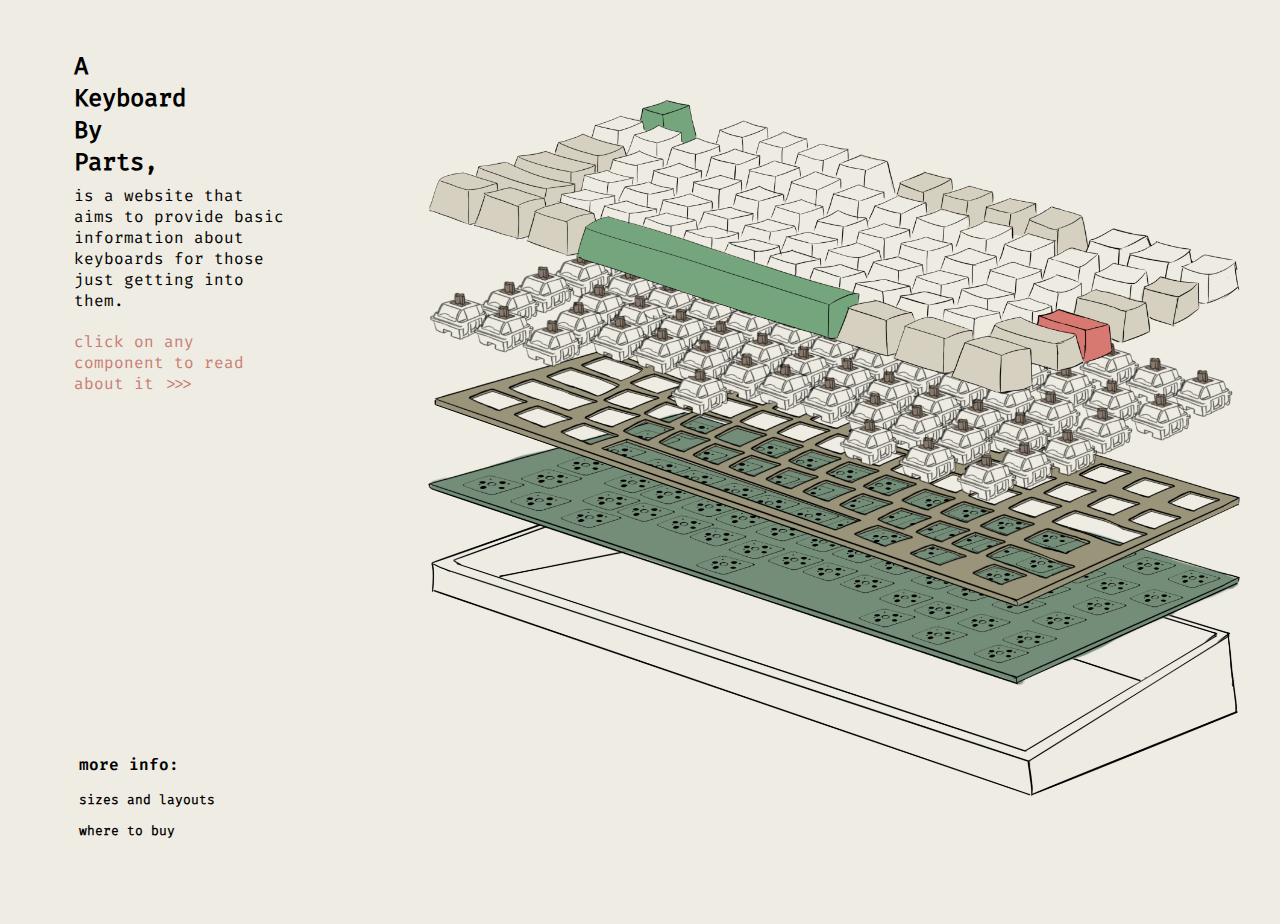
<file: index.html>
<html lang="en">
<head>
    <link rel="stylesheet" href="style.css">
    <script src="js.js"></script>
    <meta http-equiv="X-UA-Compatible" content="IE=edge">
    <meta charset="UTF-8">
    <meta name="viewport" content="width=device-width, initial-scale=1.0">
    <title>a keyboard by parts</title>
    
</head>

<body>
   
    <h2 id="h1" style="width:5vw"> A Keyboard By Parts,</h2>
    <p id="p1" style="width: 17vw; ">is a website that aims to provide basic information about keyboards for those just getting into them.
    </p>
    <br>
    <p id="p2" style="width: 17vw; min-width: 10vw;">click on any component to read about it >>>
</p>

<p id="p3">more info:</p>
   

<ul class="subpages-list" style="width:20vw;  margin-top: -1vh;">
    
            <h3 id=h4><li><a href="layout.html">sizes and layouts</a></li></h3>
    
            <h3 id=h4 style="margin-top: -1vw"><li><a href="resources.html"> where to buy </a></li></h3>
            </ul>

            <div class="image-container">
                
<a href="keycaps.html" >
  <img src="images/keycapshome.png" alt="Image 5" class="cropped-image-clip-polygon" style="z-index:5;">
    </a>

    <a href="switches.html">
  <img src="images/switcheshome.png" alt="Image 4" class="cropped-image-clip-polygon4" style=" top:110px; z-index:4;">
    </a>
    <a href="plate.html">
  <img src="images/platehome.png" alt="Image 3" class="cropped-image-clip-polygon1" style=" top:230px; z-index:3;">
    </a>
    <a href="pcb.html">
  <img src="images/pcbhome.png" alt="Image 2" class="cropped-image-clip-polygon2" style="top: 310px; z-index:2;">
    </a>
  <a href="case.html">
  <img src="images/casehome.png" alt="Image 1" class="cropped-image-clip-polygon3" style="top:370px; z-index:1;">
    </a> 
   </div>
</body>
</html>
</file>
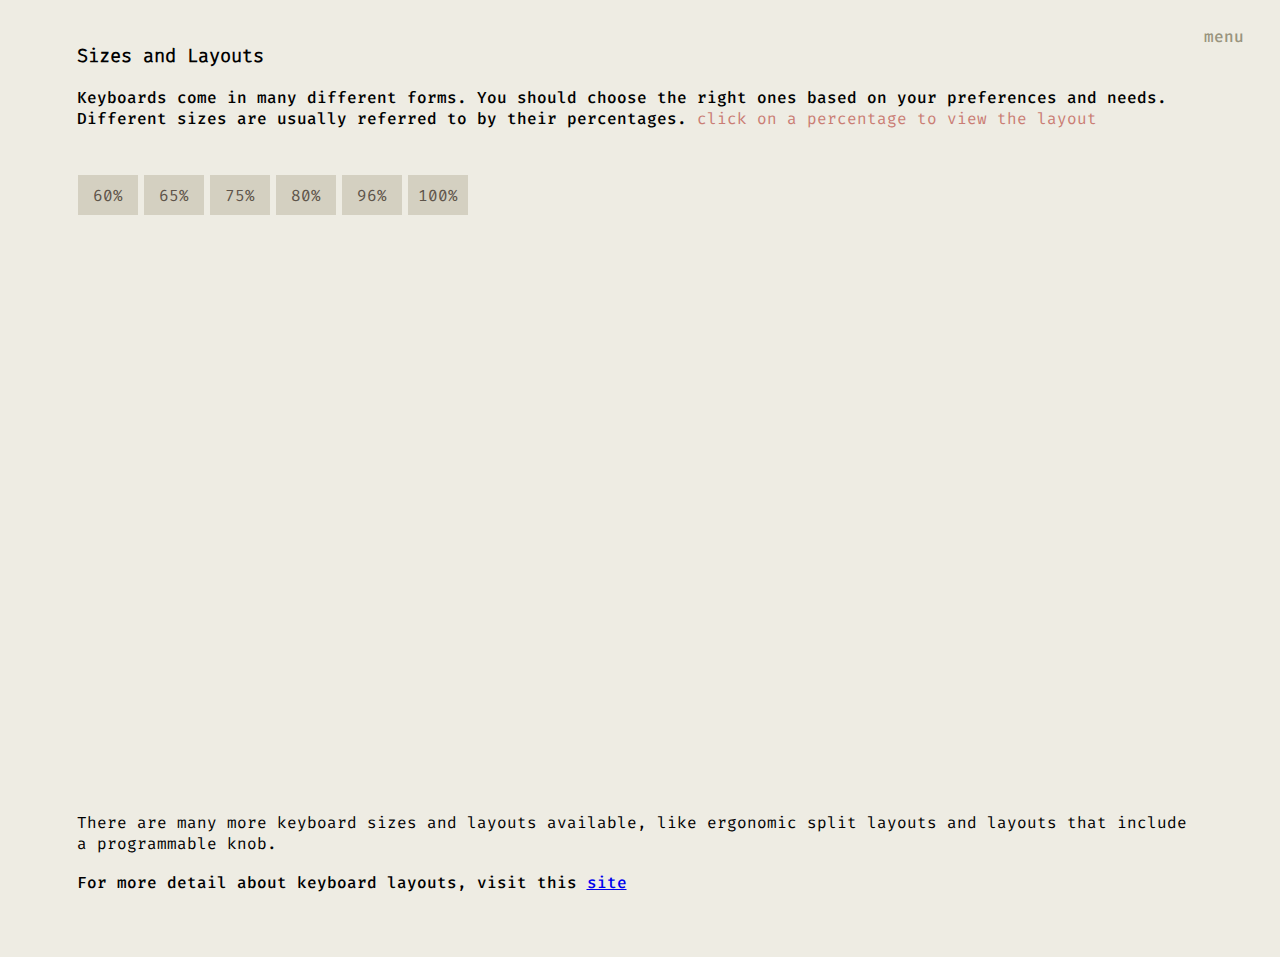
<file: layout.html>
<html lang="en">
<head>
    <link rel="stylesheet" href="layout.css">
    <script src="js.js"></script>
    <meta http-equiv="X-UA-Compatible" content="IE=edge">
    <meta charset="UTF-8">
    <meta name="viewport" content="width=device-width, initial-scale=1.0">
    <title>sizes and layouts</title>
</head>
<body>
    <div class="mySidebar" id="sidebar">
        
        <a href="javascript:void(0)" class="closebtn" onclick="closeNav()">&times;</a>
        <ul>
            <li><a href="index.html">home</a></li>
            <li><a href="keycaps.html">keycaps</a></li>
            <li><a href="switches.html">switches</a></li>
            <li><a href="plate.html">plate</a></li>
            <li><a href="pcb.html">pcb</a></li>
            <li><a href="case.html">case</a></li>
            <li><a href="layout.html">sizes and layouts</a></li>
            <li><a href="resources.html">where to buy</a></li>
        </ul>
    </div>

        <span id="menu" onclick="openNav()">menu</span>
<div class="main">
    <h3 id="h3">Sizes and Layouts</h3>
    <p1 id="p2">Keyboards come in many different forms. You should choose the right ones based on your preferences and needs. Different sizes are usually referred to by their percentages. 
    </p1>
    <p1 id="p4">click on a percentage to view the layout
    </p1>
    <br>
    <br>
    <br>


   
    <button class="button" onclick="toggleVisibility('image6'); setActiveButton(this);">60%</button>
    <button class="button" onclick="toggleVisibility('image5'); setActiveButton(this);">65%</button>
    <button class="button" onclick="toggleVisibility('image4'); setActiveButton(this);">75%</button> 
    <button class="button" onclick="toggleVisibility('image3'); setActiveButton(this);">80%</button>
    <button class="button" onclick="toggleVisibility('image2'); setActiveButton(this);">96%</button>
    <button class="button" onclick="toggleVisibility('image1'); setActiveButton(this);">100%</button>


    <div class="image-container">
        <img id="image1" src="images/100.png" alt="Image 1" style="visibility: hidden;">
        <img id="image2" src="images/96.png" alt="Image 2" style="visibility: hidden;">
        <img id="image3" src="images/80.png" alt="Image 3" style="visibility: hidden;">
        <img id="image4" src="images/75.png" alt="Image 4" style="visibility: hidden;">
        <img id="image5" src="images/65.png" alt="Image 5" style="visibility: hidden;">
        <img id="image6" src="images/60.png" alt="Image 6" style="visibility: hidden;">
       
        
    </div>
<div class="description-container" style="visibility: hidden;">
<p id="image1-description" class="description" style="visibility: hidden;">This is a full-sized keyboard complete with 104 keys, including the number pad and function keys. It has a lot of functions but is less portable than the rest because of all the space it takes. It’s well suited for use in the office.</p>
<p id="image2-description" class="description" style="visibility: hidden;">This is a compact full-sized keyboard that is slightly smaller than the 100%. It has around 100 keys, removing some of the less-used keys and the unused space on the keyboard.  It still has most of the functions and is still suitable for office use and data entry.</p>
<p id="image3-description" class="description" style="visibility: hidden;">This is a Tenkeyless (TKL) keyboard and has around 87 keys. It has everything in the 100%, sans the number pad. It’s still good for office use, and better for people who don’t need the number pad. </p>
<p id="image4-description" class="description" style="visibility: hidden;">This is a compact Tenkeyless keyboard that has around 84 keys. This is the layout used for most laptops, and may be more familiar. The function keys are more compacted and there is no number pad. Some editing keys were removed. It’s much more portable than the previous sizes. It’s good for everyday use.</p>
<p id="image5-description" class="description" style="visibility: hidden;">This is a compact keyboard that has around 68 keys. It lacks the number pad, the separate function keys, and some navigation keys like DEL. They are accessed through key combinations, which can be inconvenient for someone who needs to use them often. However, it’s very portable and good for someone who focuses more on the typing experience.</p>
<p id="image6-description" class="description" style="visibility: hidden;">This is a mini keyboard with around 61 keys. It has no number pad, function keys, navigation keys, and arrow keys. It’s not suitable for gaming but can be good for someone who just needs a keyboard to type. </p>

</div>

<br>


    <p1 id="p1">There are many more keyboard sizes and layouts available, like ergonomic split layouts and layouts that include a programmable knob.
    </p1>
    <br>
    <br>
    <p1 id="p2">For more detail about keyboard layouts, visit this <a href="https://www.keychron.com/blogs/news/keyboard-size-layout-buying-guide">site</a>
    </p1>
</div>
</body>
</html>
</file>
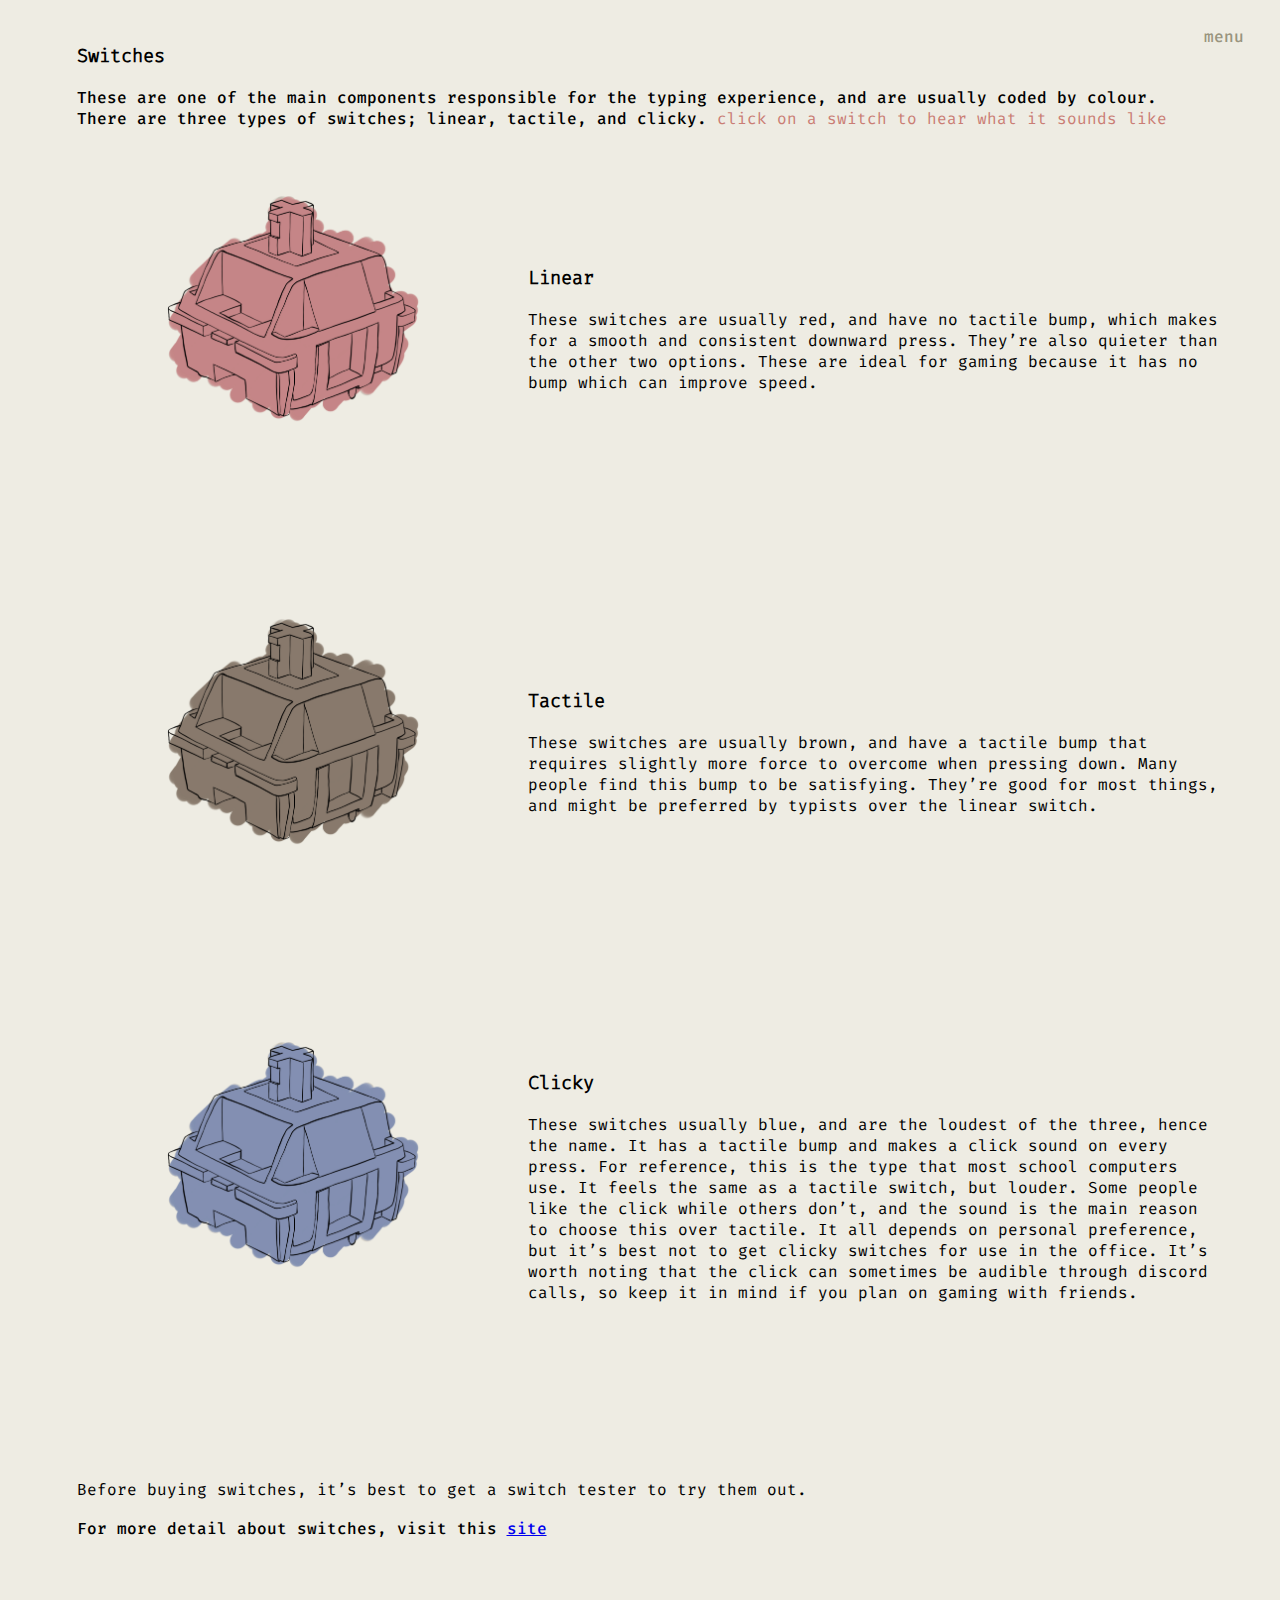
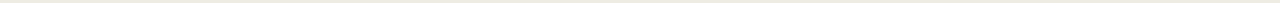
<file: switches.html>
<html lang="en">
<head>
    <link rel="stylesheet" href="page.css">
    <script src="js.js"></script>
    <meta http-equiv="X-UA-Compatible" content="IE=edge">
    <meta charset="UTF-8">
    <meta name="viewport" content="width=device-width, initial-scale=1.0">
    <title>switches</title>
</head>
<body>
    <div class="mySidebar" id="sidebar">
        
        <a href="javascript:void(0)" class="closebtn" onclick="closeNav()">&times;</a>
        <ul>
            <li><a href="index.html">home</a></li>
            <li><a href="keycaps.html">keycaps</a></li>
            <li><a href="switches.html">switches</a></li>
            <li><a href="plate.html">plate</a></li>
            <li><a href="pcb.html">pcb</a></li>
            <li><a href="case.html">case</a></li>
            <li><a href="layout.html">sizes and layouts</a></li>
            <li><a href="resources.html">where to buy</a></li>
        </ul>
    </div>

        <span id="menu" onclick="openNav()">menu</span>

        <div class="main">
           
    <h3 id="h3">Switches</h3>
    <p1 id="p2">These are one of the main components responsible for the typing experience, and are usually coded by colour. There are three types of switches; linear, tactile, and clicky.
    </p1>
    <p1 id="p4">click on a switch to hear what it sounds like
    </p1>

   <div class="container">
<div class="image-container">
    <img src="images/red1.png" id="firstImage" onmousedown="changeImage()" onmouseup="restoreImage()">
    
   
  </div>
<div class="text">
    <h3 id="h3">Linear</h3>
    <p1 id="p1">These switches are usually red, and have no tactile bump, which makes for a smooth and consistent downward press. They’re also quieter than the other two options. These are ideal for gaming because it has no bump which can improve speed. 
    </p1>
</div>
</div>

<div class="container">
<div class="image-container">
    <img src="images/brown1.png" id="secondImage" onmousedown="changeImage2()" onmouseup="restoreImage2()">
</div>
<div class="text1">
    <h3 id="h3">Tactile</h3>
    <p1 id="p1">These switches are usually brown, and have a tactile bump that requires slightly more force to overcome when pressing down. Many people find this bump to be satisfying. They’re good for most things, and might be preferred by typists over the linear switch. 
    </p1>
</div>
  </div>

  <div class="container">
    <div class="image-container"> 
        <img src="images/blue1.png" id="thirdImage" onmousedown="changeImage3()" onmouseup="restoreImage3()">
</div>

<div class="text2">
    <h3 id="h3">Clicky</h3>
    <p1 id="p1">These switches usually blue, and are the loudest of the three, hence the name. It has a tactile bump and makes a click sound on every press. For reference, this is the type that most school computers use. It feels the same as a tactile switch, but louder. Some people like the click while others don’t, and the sound is the main reason to choose this over tactile. It all depends on personal preference, but it’s best not to get clicky switches for use in the office. It’s worth noting that the click can sometimes be audible through discord calls, so keep it in mind if you plan on gaming with friends. 
    </p1>
</div>
    </div>
<br>
<br>
<div class="closing">
    <p1 id="p1">Before buying switches, it’s best to get a switch tester to try them out. 
    </p1>
<br>
<br>

    <p2 id="p2">For more detail about switches, visit this <a href="https://www.corsair.com/us/en/explorer/gamer/keyboards/key-switch-types-101/#:~:text=THERE%20ARE%20THREE%20MAIN%20TYPES%20OF%20KEY%20SWITCHES&text=Instead%2C%20today%20we'll%20talk,%2C%20we'll%20start%20there. 
        https://www.xda-developers.com/mechanical-keyboards-guide/ ">site</a>
    </p2>
</div>
</div>
</body>
</html>
</file>
<file: style.css>
@font-face {
    font-family: Fira Code light;
    src: url(font/FiraCode-Light.ttf);
}

@font-face {
    font-family: Fira Code regular;
    src: url(font/FiraCode-Regular.ttf);
}

@font-face {
    font-family: Fira Code medium;
    src: url(font/FiraCode-Medium.ttf);
}

@font-face {
    font-family: Fira Code semibold;
    src: url(font/FiraCode-SemiBold.ttf);
}

@font-face {
    font-family: Fira Code bold;
    src: url(font/FiraCode-Bold.ttf);
}

/*subpages*/
.subpages-list {
    list-style-type: none;
    
  }

  .subpages-list a {
    text-decoration: none; 
    font-size: small;
    color: #000000;
  }

  .subpages-list a:hover {
    color: #ca7d74;
  }

body {
    background-color: #eeece3;
    margin: 1vw 1.5vh;
    padding: 4vw 7vh;
    padding-left: 2vw;
    overflow-x: hidden;
    width: 93.2vw;
    
}


/*a keyboard by parts*/
#h1 {
  font-family: Fira Code regular;
  margin-left: 2.7vw;
  margin-top: -1.5vh;
  
  color: #000000;
  
  
}


  #h4 {
    font-family: Fira Code light;

    
  }

  #h4:hover {
    color: #7fa480;
  }

/*description*/
#p1 {
    font-family: Fira Code regular;
    margin-top: -1.5vh;
    margin-left: 2.7vw;

}
/*instructions*/
#p2 {
    font-family: Fira Code regular;
    color:#ca7d74;
    margin-top: -1.5vh;
    margin-left: 2.7vw;
 
}

/*moreinfo*/
#p3 {
    font-family: Fira Code semibold;
    color: #000000;
    width: 20vw;
    margin-top: 40vh;
    margin-left: 40px;
    font-size: medium;
}


/*png cropped edges*/
.cropped-image-clip-polygon {
    position: absolute;
    width: 100%;
    height: auto;
    clip-path: polygon(72% 100%, 100% 70%, 100% 50%, 29% 0%, 23% 8%, 1% 28%, 0% 31%, 0% 38%);
    transition: transform 0.5s ease;
}

.cropped-image-clip-polygon:hover {
    transform: scale(1.05); 
}

.cropped-image-clip-polygon1 {
    position: absolute;
    width: 100%;
    height: auto;
    clip-path: polygon(31% 0, 100% 60%, 100% 64%, 72.5% 100%, 0 27%);
    transition: transform 0.5s ease;
}


.cropped-image-clip-polygon1:hover {
    transform: scale(1.05); 
}

.cropped-image-clip-polygon2 {
    position: absolute;
    width: 100%;
    height: auto;
    clip-path: polygon(34% 0, 100% 60%, 100% 64%, 72.5% 100%, 0 29%,0 27%);
    transition: transform 0.5s ease;
}

.cropped-image-clip-polygon2:hover {
    transform: scale(1.05); 
}

.cropped-image-clip-polygon3 {
    position: absolute;
    width: 100%;
    height: auto;
    clip-path: polygon(75% 100%, 100% 74%, 100% 50%, 31% 0%, 23% 5%, 1% 28%, 0% 31%, 0% 38%);
    transition: transform 0.5s ease;
}


.cropped-image-clip-polygon3:hover {
    transform: scale(1.05); 
}

.cropped-image-clip-polygon4 {
    position: absolute;
    width: 100%;
    height: auto;
    clip-path: polygon(70% 100%, 100% 68%, 100% 58%, 29% 0%, 23% 10%, 1% 30%, 0% 31%, 0% 41%);
    transition: transform 0.5s ease;
}

.cropped-image-clip-polygon4:hover {
    transform: scale(1.05); 
}

/*png container*/
/*.image-container {
    display:block;
    position: relative;
    margin-top: -85vh;
    float:left;
    width: 64vw;
    height: 85vh;
    margin-left: 30vw;
}*/
.image-container {
    position: absolute;
    float:right;
    width: 64vw;
    height: 85vh;
   /* left: 30vw;
    top: 70px;*/
    transform: translate(47%,-100%);
}

/*undo the overflow hidden after certain width*/
@media screen and (max-width: 900px) {
    body {
        overflow-y: scroll;
        max-height: 100vh;
    }
}

/*@media screen and (max-width: 750px) {
    .image-container {
        margin-top: -120vh;
    }
}*/
</file>
<file: layout.css>
@font-face {
    font-family: Fira Code light;
    src: url(font/FiraCode-Light.ttf);
}

@font-face {
    font-family: Fira Code regular;
    src: url(font/FiraCode-Regular.ttf);
}

@font-face {
    font-family: Fira Code medium;
    src: url(font/FiraCode-Medium.ttf);
}

@font-face {
    font-family: Fira Code semibold;
    src: url(font/FiraCode-SemiBold.ttf);
}

@font-face {
    font-family: Fira Code bold;
    src: url(font/FiraCode-Bold.ttf);
}

body {
    background-color: #eeece3;
    margin: 1vw 1.5vh;
    padding: 4vw 7vh;
    padding-top: 1.5vh;
    width: auto;
}

  
  #h3 {
      font-family: Fira Code light;
      
    }
  
  
  #p1 {
      font-family: Fira Code regular;
    
  }
  
  #p2 {
      font-family: Fira Code medium;
   
  }
  
  /*instructions*/
    #p4 {
        font-family: Fira Code regular;
        color:#ca7d74;
        font-size:medium;
        
     
    }


    
/*image and descriptions*/
    .image-container {
        position: relative;
        margin-left: -0.5%;
        margin-top: 1%;
        width: 100%; 
        height: 56%; 
    
    }
    
    .image-container img {
        position: absolute;
        object-fit: cover;
        width: 100%;
        height: auto;
        
    }
.description-container {
    position: relative;
    
    margin-bottom: 1.1%;
    width: 100%;
    height: 12.5%;
    background-color: #d4d0c1; 
   
   
   
}

.description {
    margin-left: 1%;
    margin-right: 1%;
    margin-top: 0.8%;
    position: absolute;
    font-family: Fira Code regular
    
    
   

}

/*percentages*/
.button {
    font-family: Fira Code regular;
    width: 60px;
    height: 40px;
    background-color: #d4d0c1; 
    border: none;
    color: #5e544a;
    text-align: center;
    display: inline-block;
    font-size: medium;
    margin: 10px 1px;
    margin-bottom: 0.5px;
    cursor: pointer;
  }

  .button:hover {
    background-color: #99947e;
    color: #eeece3;
  }
  
  /*sidebar*/
  .mySidebar {
    width: 0%;
    background-color: #d4d0c1;
    height: 100%; 
    position: fixed;
    top: 0;
    right: 0;
    padding-top: 37px;
    transition: 0.5s;
    z-index: 1;
    overflow: hidden;
   
}


.mySidebar ul {
    list-style-type: none;
    padding-inline-start: 9%;
   
}

.mySidebar ul li {
    padding: 15px;
    
    
    
}
.mySidebar ul li a {
    
    white-space: nowrap;
    justify-content: space-between;
    display: flex;
    flex-wrap: nowrap;
    font-family: Fira Code regular;
    font-size: medium;
    color: #5e544a;
    text-decoration: none;
    
    
}

.mySidebar ul li a:hover {
    color: #ca7d74;
}
  


#menu {
    font-family: Fira Code medium;
    color: #99947e;
    text-decoration: none;
    margin-left: 100%;
  

}

#menu:hover {
    color: #5e544a;
}

.mySidebar .closebtn {
    position: absolute; 
    color: #5e544a;
    font-family: Fira Code light;
    top: 5px;
    text-decoration: none;
    font-size: 25px;
    margin-left: 32px;
  }

  .mySidebar .closebtn:hover {
    color:#ca7d74;
  }


.main {
    margin-top: -2%;
}
</file>
<file: page.css>
@font-face {
    font-family: Fira Code light;
    src: url(font/FiraCode-Light.ttf);
}

@font-face {
    font-family: Fira Code regular;
    src: url(font/FiraCode-Regular.ttf);
}

@font-face {
    font-family: Fira Code medium;
    src: url(font/FiraCode-Medium.ttf);
}

@font-face {
    font-family: Fira Code semibold;
    src: url(font/FiraCode-SemiBold.ttf);
}

@font-face {
    font-family: Fira Code bold;
    src: url(font/FiraCode-Bold.ttf);
}

body {
    background-color: #eeece3;
    margin: 1vw 1.5vh;
    padding: 4vw 7vh;
    padding-top: 1.5vh;
    width: auto;
   
}

#h1 {
    font-family: Fira Code regular;
  
    
  }
  
  #h2 {
      font-family: Fira Code light;
      
    }
  
  #h2:hover {
      color: #7fa480;
  }
  
  #h3 {
      font-family: Fira Code light;
      
    }
  
    #h4 {
      font-family: Fira Code light;
      
    }
  
    #h4:hover {
      color: #7fa480;
    }
  
  #p1 {
      font-family: Fira Code regular;
    
  }
  
  #p2 {
      font-family: Fira Code medium;
   
  }
  
  #p3 {
      font-family: Fira Code semibold;
  
  }
  
  #p3:hover {
      color: #7fa480;
    }

    #p4 {
        font-family: Fira Code regular;
        color:#ca7d74;
        font-size:medium;
        
     
    }

   

#img1 {
    width: 40%;
    height: auto;
    margin-bottom: 4%;
}

#img2 {
    width: 60%;
    height: auto;
    
   
}

#img3 {
    width: 65%;
    height: auto;

   
}

/*sidebar*/
  .mySidebar {
    width: 0%;
    background-color: #d4d0c1;
    height: 100%; 
    position: fixed;
    top: 0;
    right: 0;
    padding-top: 37px;
    transition: 0.5s;
    z-index: 1;
    overflow: hidden;
   
}


.mySidebar ul {
    list-style-type: none;
    padding-inline-start: 9%;
   
}

.mySidebar ul li {
    padding: 15px;
    
    
    
}
.mySidebar ul li a {
    
    white-space: nowrap;
    justify-content: space-between;
    display: flex;
    flex-wrap: nowrap;
    font-family: Fira Code regular;
    font-size: medium;
    color: #5e544a;
    text-decoration: none;
    
    
}

.mySidebar ul li a:hover {
    color: #ca7d74;
}
  


#menu {
    font-family: Fira Code medium;
    color: #99947e;
    text-decoration: none;
    margin-left: 100%;
  

}

#menu:hover {
    color: #5e544a;
}

.mySidebar .closebtn {
    position: absolute; 
    color: #5e544a;
    font-family: Fira Code light;
    top: 5px;
    text-decoration: none;
    font-size: 25px;
    margin-left: 32px;
  }

  .mySidebar .closebtn:hover {
    color:#ca7d74;
  }

  .main {
    margin-top: -2%;
}




.container {
    position: relative;
    margin-top: 7vh;
    margin-bottom: 5vh;
    height: 40vh;
    align-items: center;
    justify-content: center;
    
  }



img {
    position: absolute;
    max-width: 20vw;
    max-height: 100vh;
    margin-left: 7vw;
   
}

.text {
    font-size: medium;
    width: 54vw;
    padding-top: 6vh;
    margin-left: 15.3vw;
    padding-left: 20vw;
   
  }

  .text1 {
    font-size: medium;
    width: 54vw;
    padding-top: 6vh;
    margin-left: 15.3vw;
    padding-left: 20vw;
   
  }

  
  .text2 {
    font-size: medium;
    width: 54vw;
    padding-top: 1.5vh;
    margin-left: 15.3vw;
    padding-left: 20vw;
    
   
  }


  #r1 {
    font-family: Fira Code regular;
    text-decoration: none;
    color: #000000;
  
}

#r1:hover  {
    color: #ca7d74;
}
</file>
